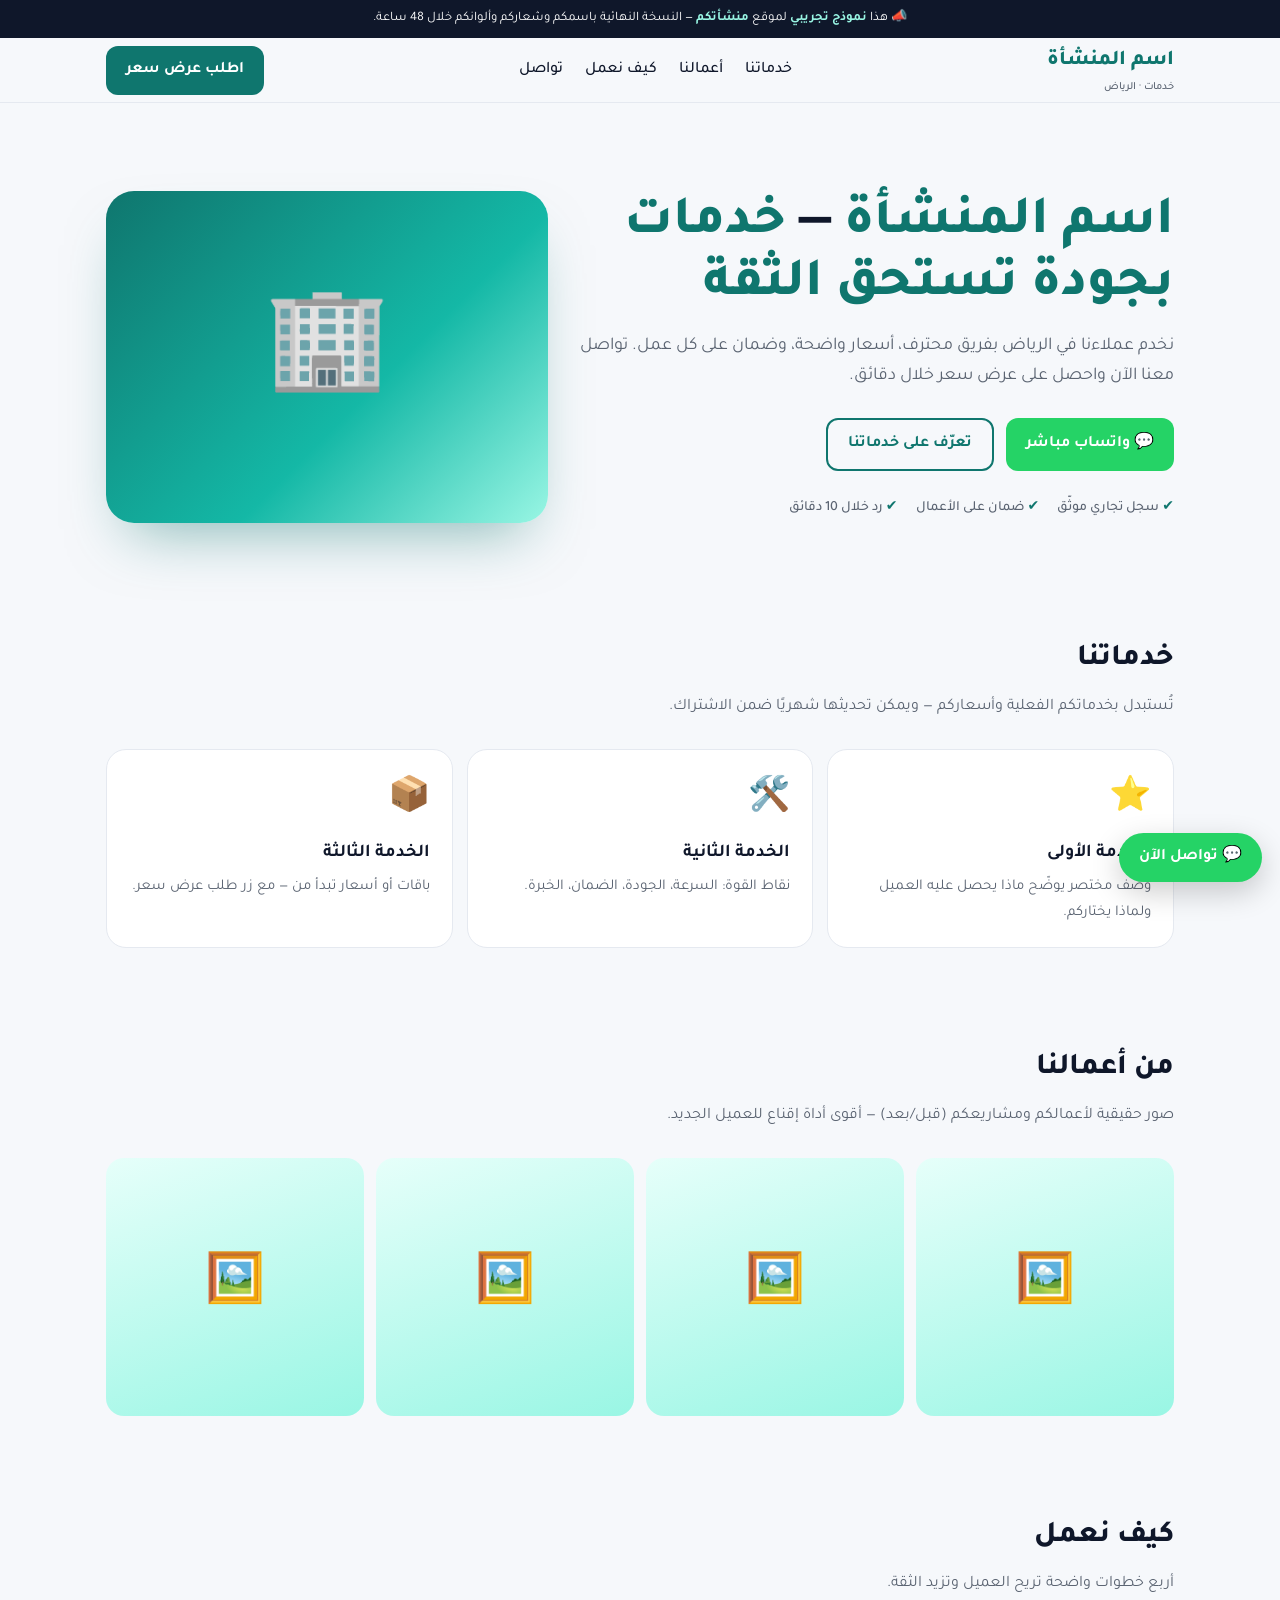
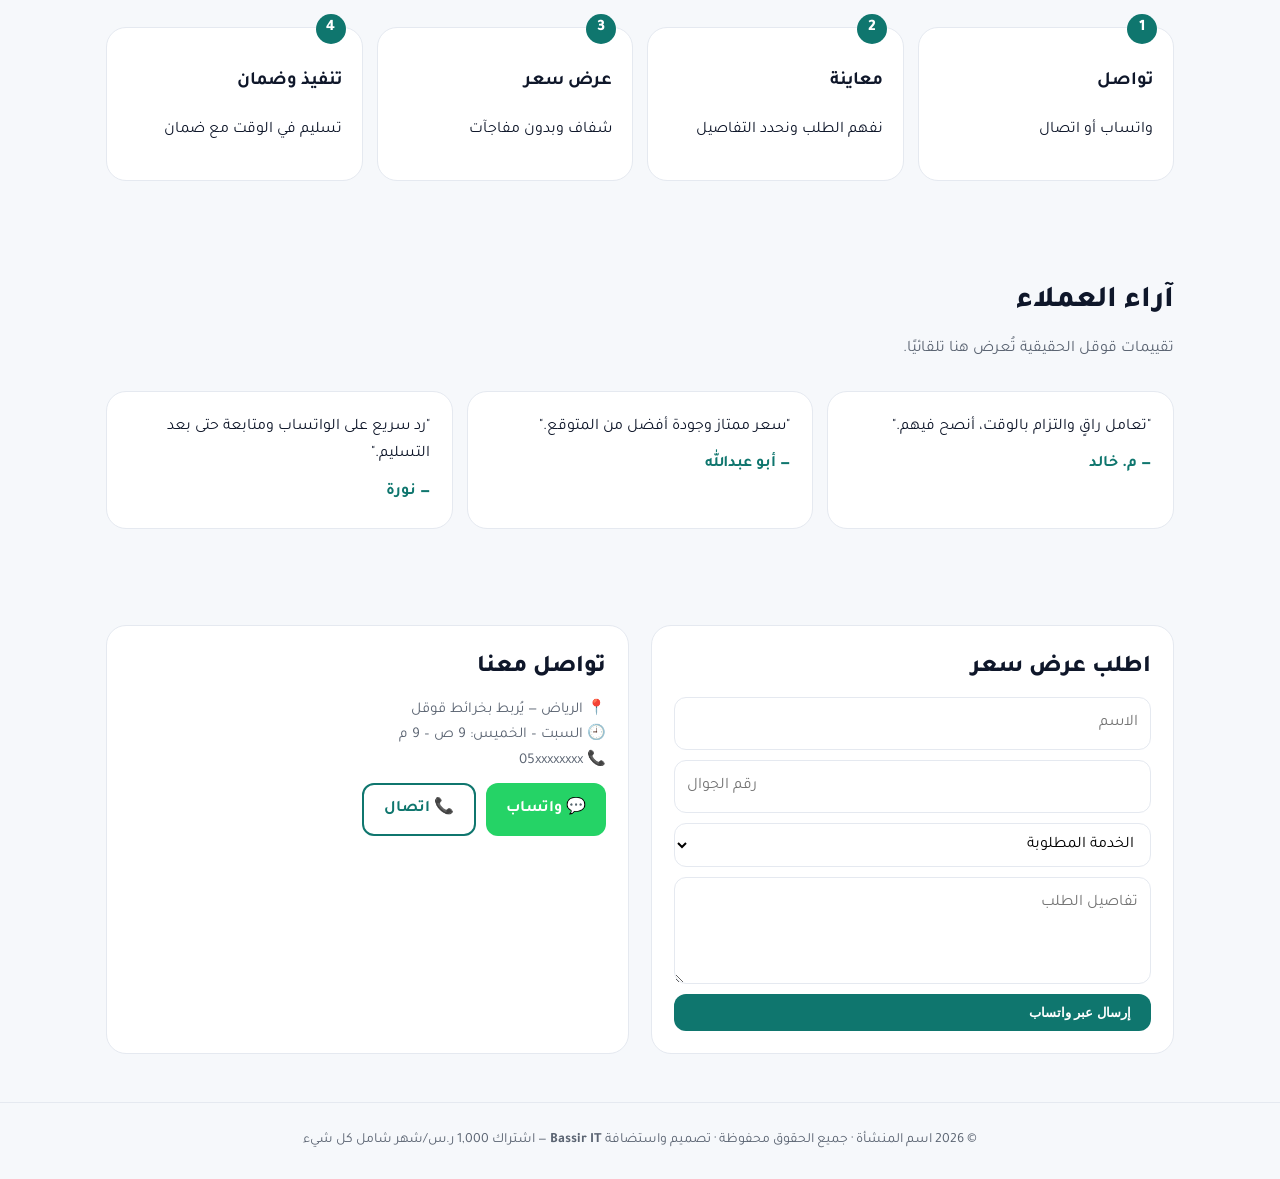
<file: app/static/demo/business.html>
<!doctype html>
<html lang="ar" dir="rtl">
<head>
<meta charset="utf-8">
<meta name="viewport" content="width=device-width,initial-scale=1">
<title>موقع منشأة — نموذج</title>
<meta name="description" content="نموذج موقع احترافي لمنشأة سعودية: الخدمات، سابقة الأعمال، حجز وتواصل عبر واتساب.">
<link rel="preconnect" href="https://fonts.googleapis.com"><link href="https://fonts.googleapis.com/css2?family=Tajawal:wght@400;500;700;800&display=swap" rel="stylesheet">
<style>
:root{--bg:#f6f8fb;--ink:#0f172a;--mut:#5b6472;--brand:#0f766e;--brand2:#14b8a6;--card:#fff;--line:#e5e9f0;--wa:#25d366}
*{box-sizing:border-box}body{margin:0;font-family:Tajawal,system-ui,sans-serif;background:var(--bg);color:var(--ink);line-height:1.7}
a{color:inherit;text-decoration:none}.wrap{max-width:1100px;margin:0 auto;padding:0 16px}
header{position:sticky;top:0;background:rgba(246,248,251,.92);backdrop-filter:blur(8px);border-bottom:1px solid var(--line);z-index:5}
nav{display:flex;align-items:center;justify-content:space-between;height:64px}
.logo{font-weight:800;font-size:21px;color:var(--brand)}.logo small{display:block;font-size:11px;color:var(--mut);font-weight:500}
nav ul{display:none;gap:22px;list-style:none;margin:0;padding:0;font-weight:500}@media(min-width:760px){nav ul{display:flex}}
.btn{display:inline-flex;align-items:center;gap:8px;padding:11px 20px;border-radius:12px;font-weight:700;border:0;cursor:pointer;transition:.2s}
.btn-brand{background:var(--brand);color:#fff}.btn-brand:hover{background:#0b5d56}.btn-wa{background:var(--wa);color:#fff}.btn-ghost{border:2px solid var(--brand);color:var(--brand)}
.hero{padding:64px 0 40px;display:grid;gap:28px;align-items:center}@media(min-width:860px){.hero{grid-template-columns:1.15fr .85fr;padding:88px 0 64px}}
.hero h1{font-size:clamp(32px,6vw,54px);line-height:1.15;margin:0 0 14px;font-weight:800}.hero h1 span{color:var(--brand)}
.hero p{font-size:18px;color:var(--mut);margin:0 0 26px}.cta{display:flex;gap:12px;flex-wrap:wrap}
.art{border-radius:28px;aspect-ratio:4/3;background:linear-gradient(135deg,#0f766e,#14b8a6 60%,#99f6e4);display:grid;place-items:center;font-size:100px;box-shadow:0 30px 60px -24px rgba(15,118,110,.5)}
.trust{display:flex;gap:18px;flex-wrap:wrap;margin-top:26px;color:var(--mut);font-size:14px;font-weight:500}.trust span::before{content:"✔ ";color:var(--brand)}
section{padding:48px 0}h2{font-size:30px;margin:0 0 8px;font-weight:800}.sub{color:var(--mut);margin:0 0 28px}
.grid{display:grid;gap:14px}@media(min-width:700px){.grid{grid-template-columns:repeat(3,1fr)}}
.card{background:var(--card);border:1px solid var(--line);border-radius:20px;padding:22px}.card .ic{font-size:34px;margin-bottom:8px}.card h3{margin:0 0 6px;font-size:18px}.card p{margin:0;color:var(--mut);font-size:15px}
.steps{display:grid;gap:14px;counter-reset:s}@media(min-width:700px){.steps{grid-template-columns:repeat(4,1fr)}}
.steps div{background:var(--card);border:1px solid var(--line);border-radius:20px;padding:20px;position:relative}.steps div::before{counter-increment:s;content:counter(s);position:absolute;top:-14px;inset-inline-start:16px;background:var(--brand);color:#fff;width:30px;height:30px;border-radius:50%;display:grid;place-items:center;font-weight:800}
.work{display:grid;grid-template-columns:repeat(2,1fr);gap:12px}@media(min-width:700px){.work{grid-template-columns:repeat(4,1fr)}}.work div{aspect-ratio:1;border-radius:18px;display:grid;place-items:center;font-size:48px;background:linear-gradient(160deg,#e6fffa,#99f6e4)}
.rev{display:grid;gap:14px}@media(min-width:760px){.rev{grid-template-columns:repeat(3,1fr)}}.rev b{display:block;margin-top:10px;color:var(--brand)}
form{display:grid;gap:10px}input,textarea,select{font:inherit;padding:12px;border:1px solid var(--line);border-radius:12px;background:#fff;width:100%}
.split{display:grid;gap:22px}@media(min-width:860px){.split{grid-template-columns:1fr 1fr}}
footer{border-top:1px solid var(--line);padding:26px 0;color:var(--mut);font-size:14px;text-align:center}
.fab{position:fixed;bottom:18px;inset-inline-start:18px;z-index:9;border-radius:999px;box-shadow:0 10px 30px rgba(0,0,0,.2)}
.ribbon{background:#0f172a;color:#fff;text-align:center;font-size:13px;padding:8px 12px}.ribbon b{color:#99f6e4}
</style>
</head>
<body>
<div class="ribbon">📣 هذا <b>نموذج تجريبي</b> لموقع <b data-name>منشأتكم</b> — النسخة النهائية باسمكم وشعاركم وألوانكم خلال 48 ساعة.</div>
<header><div class="wrap"><nav>
  <div class="logo"><span data-name>اسم المنشأة</span><small><span data-sector>خدمات</span> · <span data-city>الرياض</span></small></div>
  <ul><li><a href="#services">خدماتنا</a></li><li><a href="#work">أعمالنا</a></li><li><a href="#how">كيف نعمل</a></li><li><a href="#contact">تواصل</a></li></ul>
  <a class="btn btn-brand" data-wa href="#">اطلب عرض سعر</a>
</nav></div></header>

<main class="wrap">
  <section class="hero">
    <div>
      <h1><span data-name>اسم المنشأة</span> — <span><span data-sector>خدمات</span> بجودة تستحق الثقة</span></h1>
      <p>نخدم عملاءنا في <span data-city>الرياض</span> بفريق محترف، أسعار واضحة، وضمان على كل عمل. تواصل معنا الآن واحصل على عرض سعر خلال دقائق.</p>
      <div class="cta"><a class="btn btn-wa" data-wa href="#">💬 واتساب مباشر</a><a class="btn btn-ghost" href="#services">تعرّف على خدماتنا</a></div>
      <div class="trust"><span>سجل تجاري موثّق</span><span>ضمان على الأعمال</span><span>رد خلال 10 دقائق</span></div>
    </div>
    <div class="art">🏢</div>
  </section>

  <section id="services"><h2>خدماتنا</h2><p class="sub">تُستبدل بخدماتكم الفعلية وأسعاركم — ويمكن تحديثها شهريًا ضمن الاشتراك.</p>
    <div class="grid">
      <div class="card"><div class="ic">⭐</div><h3>الخدمة الأولى</h3><p>وصف مختصر يوضّح ماذا يحصل عليه العميل ولماذا يختاركم.</p></div>
      <div class="card"><div class="ic">🛠️</div><h3>الخدمة الثانية</h3><p>نقاط القوة: السرعة، الجودة، الضمان، الخبرة.</p></div>
      <div class="card"><div class="ic">📦</div><h3>الخدمة الثالثة</h3><p>باقات أو أسعار تبدأ من — مع زر طلب عرض سعر.</p></div>
    </div>
  </section>

  <section id="work"><h2>من أعمالنا</h2><p class="sub">صور حقيقية لأعمالكم ومشاريعكم (قبل/بعد) — أقوى أداة إقناع للعميل الجديد.</p>
    <div class="work"><div>🖼️</div><div>🖼️</div><div>🖼️</div><div>🖼️</div></div>
  </section>

  <section id="how"><h2>كيف نعمل</h2><p class="sub">أربع خطوات واضحة تريح العميل وتزيد الثقة.</p>
    <div class="steps"><div><h3>تواصل</h3><p>واتساب أو اتصال</p></div><div><h3>معاينة</h3><p>نفهم الطلب ونحدد التفاصيل</p></div><div><h3>عرض سعر</h3><p>شفاف وبدون مفاجآت</p></div><div><h3>تنفيذ وضمان</h3><p>تسليم في الوقت مع ضمان</p></div></div>
  </section>

  <section><h2>آراء العملاء</h2><p class="sub">تقييمات قوقل الحقيقية تُعرض هنا تلقائيًا.</p>
    <div class="rev"><div class="card">"تعامل راقٍ والتزام بالوقت، أنصح فيهم." <b>— م. خالد</b></div><div class="card">"سعر ممتاز وجودة أفضل من المتوقع." <b>— أبو عبدالله</b></div><div class="card">"رد سريع على الواتساب ومتابعة حتى بعد التسليم." <b>— نورة</b></div></div>
  </section>

  <section id="contact" class="split">
    <div class="card"><h2 style="font-size:24px">اطلب عرض سعر</h2>
      <form onsubmit="return sendForm(event)"><input name="name" placeholder="الاسم" required><input name="phone" placeholder="رقم الجوال" dir="ltr" required><select name="svc"><option>الخدمة المطلوبة</option><option>الخدمة الأولى</option><option>الخدمة الثانية</option><option>الخدمة الثالثة</option></select><textarea name="msg" rows="3" placeholder="تفاصيل الطلب"></textarea><button class="btn btn-brand" type="submit">إرسال عبر واتساب</button></form>
    </div>
    <div class="card"><h2 style="font-size:24px">تواصل معنا</h2>
      <p>📍 <span data-city>الرياض</span> — يُربط بخرائط قوقل</p><p>🕘 السبت – الخميس: 9 ص – 9 م</p><p>📞 <a data-tel href="#" dir="ltr">05xxxxxxxx</a></p>
      <div style="display:flex;gap:10px;flex-wrap:wrap;margin-top:10px"><a class="btn btn-wa" data-wa href="#">💬 واتساب</a><a class="btn btn-ghost" data-tel href="#">📞 اتصال</a></div>
    </div>
  </section>
</main>

<a class="btn btn-wa fab" data-wa href="#">💬 تواصل الآن</a>
<footer><div class="wrap">© <span data-year></span> <span data-name>اسم المنشأة</span> · جميع الحقوق محفوظة · تصميم واستضافة <b>Bassir IT</b> — اشتراك 1,000 ر.س/شهر شامل كل شيء</div></footer>

<script>
var P=(new URLSearchParams(location.search).get("p")||"").replace(/\D/g,""), N=new URLSearchParams(location.search).get("n")||"";
(function(){
  var q=new URLSearchParams(location.search), c=q.get("c"), s=q.get("s");
  var set=function(sel,val){if(!val)return;document.querySelectorAll(sel).forEach(function(e){e.textContent=val;});};
  set("[data-name]",N); set("[data-city]",c); set("[data-sector]",s); set("[data-year]",new Date().getFullYear());
  if(N){document.title=N+(s?" — "+s:"")+(c?" | "+c:"");}
  var wa="https://wa.me/"+P+"?text="+encodeURIComponent("السلام عليكم، أبغى أستفسر عن خدماتكم في "+(N||"منشأتكم"));
  document.querySelectorAll("[data-wa]").forEach(function(a){a.href=wa;});
  document.querySelectorAll("[data-tel]").forEach(function(a){a.href="tel:+"+P; if(P&&a.hasAttribute("dir"))a.textContent="+"+P;});
})();
function sendForm(e){e.preventDefault();var f=e.target;var t="طلب عرض سعر من الموقع\nالاسم: "+f.name.value+"\nالجوال: "+f.phone.value+"\nالخدمة: "+f.svc.value+"\n"+f.msg.value;location.href="https://wa.me/"+P+"?text="+encodeURIComponent(t);return false;}
</script>
</body>
</html>
</file>
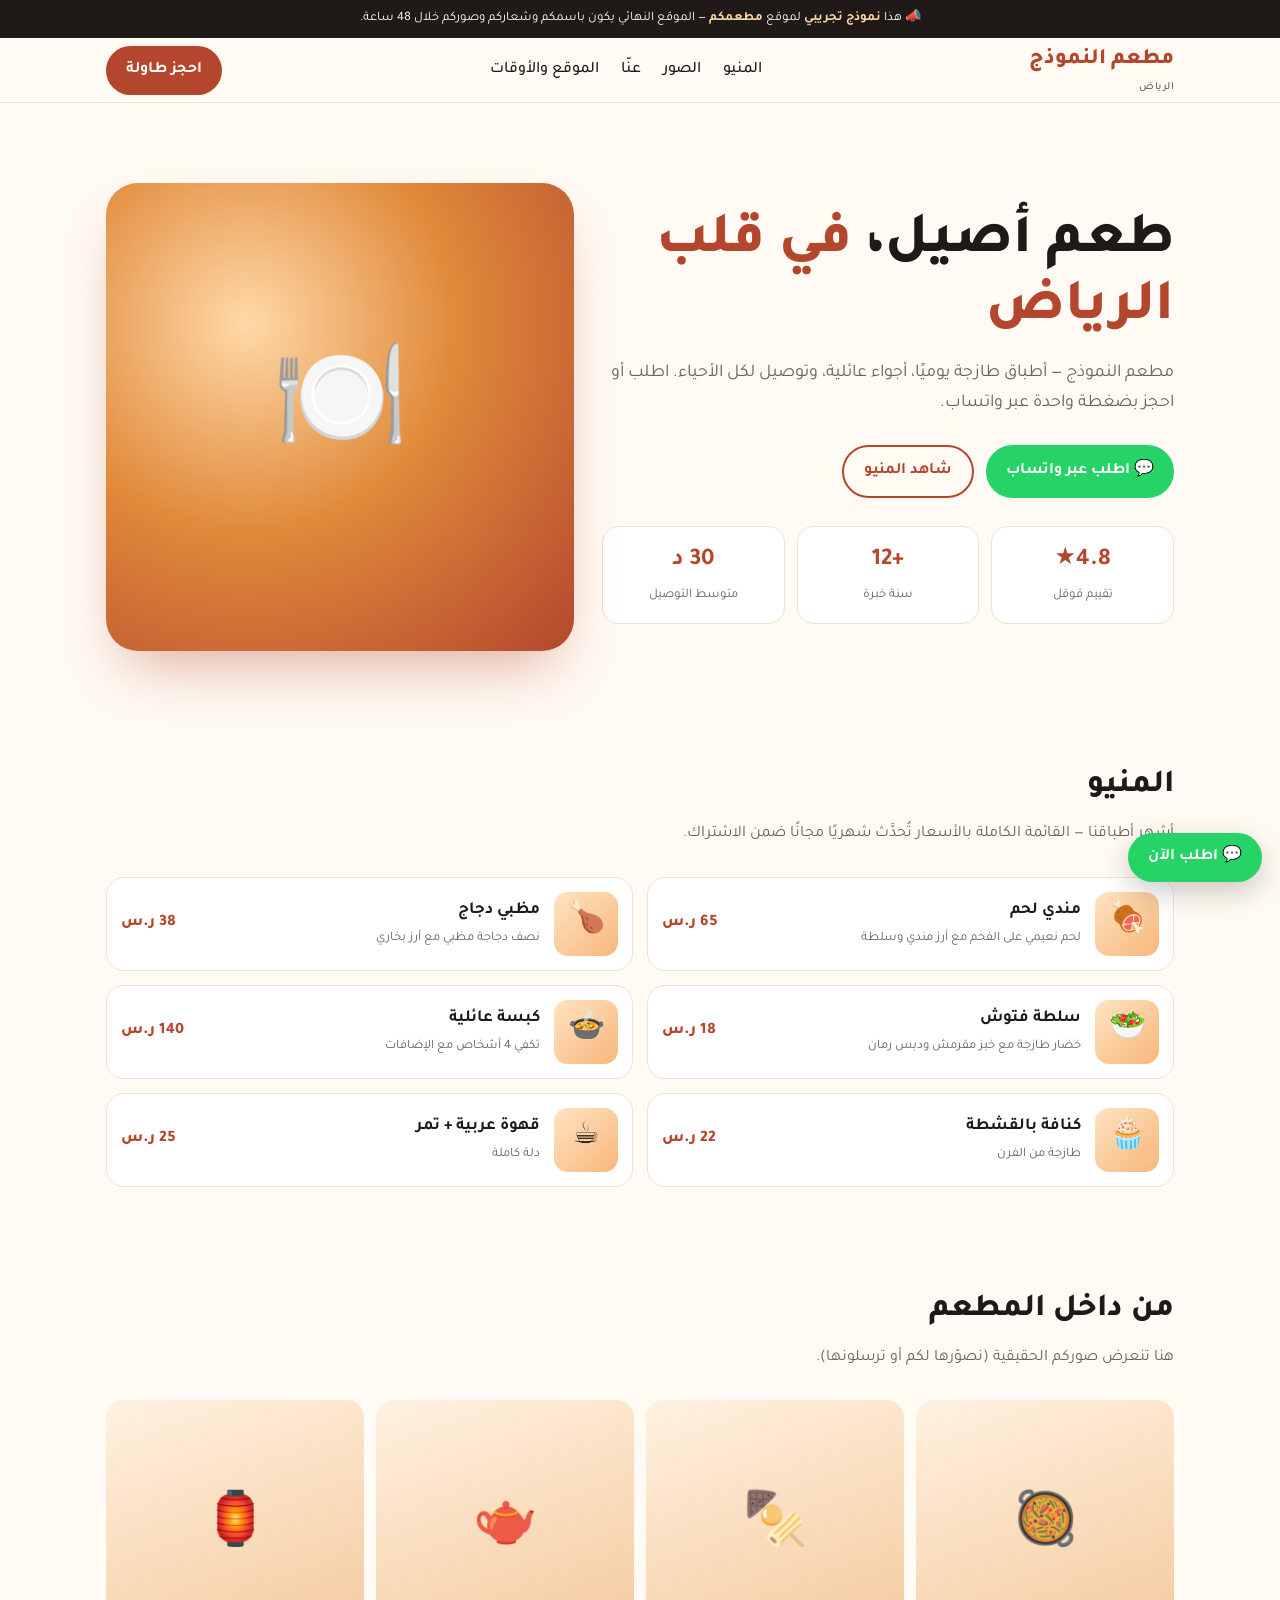
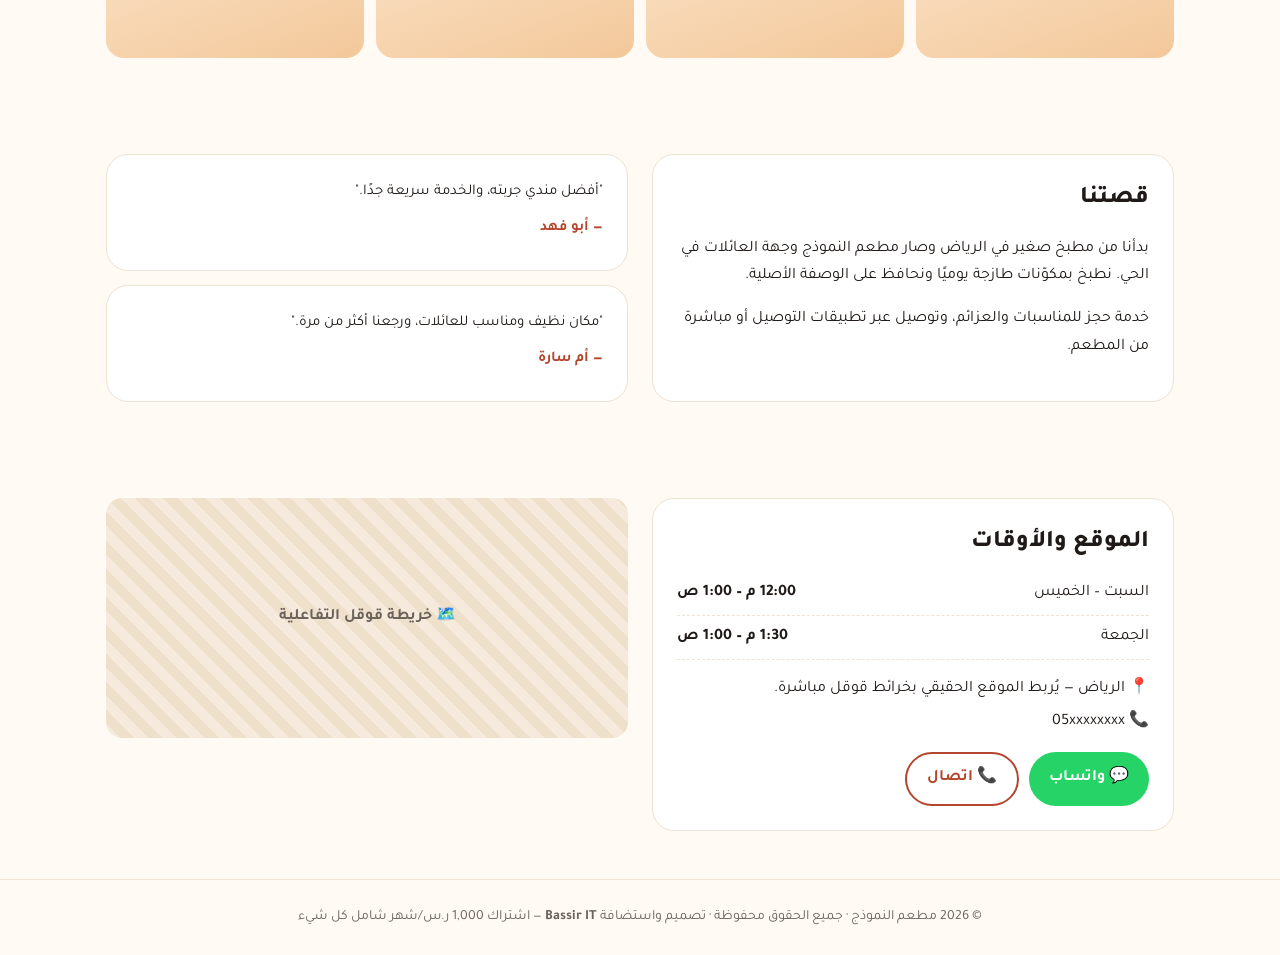
<file: app/static/demo/restaurant.html>
<!doctype html>
<html lang="ar" dir="rtl">
<head>
<meta charset="utf-8">
<meta name="viewport" content="width=device-width,initial-scale=1">
<title>مطعم — نموذج موقع</title>
<meta name="description" content="نموذج موقع مطعم احترافي: منيو، حجز واتساب، الموقع على الخريطة.">
<link rel="preconnect" href="https://fonts.googleapis.com"><link href="https://fonts.googleapis.com/css2?family=Tajawal:wght@400;500;700;800&display=swap" rel="stylesheet">
<style>
:root{--bg:#fffaf3;--ink:#1f1a17;--mut:#6b625b;--brand:#b4462e;--brand2:#e08a3a;--card:#fff;--line:#eee2d3;--wa:#25d366}
*{box-sizing:border-box}body{margin:0;font-family:Tajawal,system-ui,sans-serif;background:var(--bg);color:var(--ink);line-height:1.7}
a{color:inherit;text-decoration:none}img{max-width:100%}
.wrap{max-width:1100px;margin:0 auto;padding:0 16px}
header{position:sticky;top:0;background:rgba(255,250,243,.92);backdrop-filter:blur(8px);border-bottom:1px solid var(--line);z-index:5}
nav{display:flex;align-items:center;justify-content:space-between;height:64px}
.logo{font-weight:800;font-size:22px;color:var(--brand)}.logo small{display:block;font-size:11px;color:var(--mut);font-weight:500;letter-spacing:.5px}
nav ul{display:none;gap:22px;list-style:none;margin:0;padding:0;font-weight:500}@media(min-width:760px){nav ul{display:flex}}
.btn{display:inline-flex;align-items:center;gap:8px;padding:11px 20px;border-radius:999px;font-weight:700;border:0;cursor:pointer;transition:.2s}
.btn-brand{background:var(--brand);color:#fff}.btn-brand:hover{background:#96381f}.btn-wa{background:var(--wa);color:#fff}.btn-ghost{border:2px solid var(--brand);color:var(--brand)}
.hero{display:grid;gap:28px;padding:56px 0 40px;align-items:center}@media(min-width:860px){.hero{grid-template-columns:1.1fr .9fr;padding:80px 0 60px}}
.hero h1{font-size:clamp(34px,6vw,58px);line-height:1.15;margin:0 0 14px;font-weight:800}.hero h1 span{color:var(--brand)}
.hero p{font-size:18px;color:var(--mut);margin:0 0 26px}
.hero .cta{display:flex;gap:12px;flex-wrap:wrap}
.dish{aspect-ratio:1;border-radius:32px;background:radial-gradient(circle at 30% 30%,#ffd9a8,#e08a3a 45%,#b4462e 100%);display:grid;place-items:center;font-size:110px;box-shadow:0 30px 60px -20px rgba(180,70,46,.45)}
.stats{display:grid;grid-template-columns:repeat(3,1fr);gap:12px;margin-top:28px}.stats div{background:var(--card);border:1px solid var(--line);border-radius:16px;padding:14px;text-align:center}.stats b{display:block;font-size:24px;color:var(--brand)}.stats span{font-size:13px;color:var(--mut)}
section{padding:48px 0}h2{font-size:32px;margin:0 0 8px;font-weight:800}.sub{color:var(--mut);margin:0 0 28px}
.menu{display:grid;gap:14px}@media(min-width:700px){.menu{grid-template-columns:1fr 1fr}}
.item{display:flex;gap:14px;background:var(--card);border:1px solid var(--line);border-radius:18px;padding:14px;align-items:center}
.item .ic{width:64px;height:64px;border-radius:14px;background:linear-gradient(135deg,#ffe3c2,#f7b77a);display:grid;place-items:center;font-size:30px;flex:none}
.item h3{margin:0;font-size:17px}.item p{margin:2px 0 0;font-size:13px;color:var(--mut)}.item .pr{margin-inline-start:auto;font-weight:800;color:var(--brand);white-space:nowrap}
.gal{display:grid;grid-template-columns:repeat(2,1fr);gap:12px}@media(min-width:700px){.gal{grid-template-columns:repeat(4,1fr)}}
.gal div{aspect-ratio:1;border-radius:18px;display:grid;place-items:center;font-size:52px;background:linear-gradient(160deg,#fff1e0,#f3c89a)}
.split{display:grid;gap:24px}@media(min-width:860px){.split{grid-template-columns:1fr 1fr}}
.card{background:var(--card);border:1px solid var(--line);border-radius:22px;padding:24px}
.hours li{display:flex;justify-content:space-between;padding:8px 0;border-bottom:1px dashed var(--line)}.hours{list-style:none;padding:0;margin:0}
.map{height:240px;border-radius:16px;background:repeating-linear-gradient(45deg,#f5eadb,#f5eadb 10px,#efe0cc 10px,#efe0cc 20px);display:grid;place-items:center;color:var(--mut);font-weight:700}
.rev{display:grid;gap:14px}@media(min-width:760px){.rev{grid-template-columns:repeat(3,1fr)}}.rev .card{font-size:15px}.rev b{display:block;margin-top:10px;color:var(--brand)}
footer{border-top:1px solid var(--line);padding:26px 0;color:var(--mut);font-size:14px;text-align:center}
.fab{position:fixed;bottom:18px;inset-inline-start:18px;z-index:9;box-shadow:0 10px 30px rgba(0,0,0,.2)}
.ribbon{background:#1f1a17;color:#fff;text-align:center;font-size:13px;padding:8px 12px}.ribbon b{color:#ffd9a8}
</style>
</head>
<body>
<div class="ribbon">📣 هذا <b>نموذج تجريبي</b> لموقع <b data-name>مطعمكم</b> — الموقع النهائي يكون باسمكم وشعاركم وصوركم خلال 48 ساعة.</div>
<header><div class="wrap"><nav>
  <div class="logo"><span data-name>مطعم النموذج</span><small data-city>الرياض</small></div>
  <ul><li><a href="#menu">المنيو</a></li><li><a href="#gallery">الصور</a></li><li><a href="#about">عنّا</a></li><li><a href="#contact">الموقع والأوقات</a></li></ul>
  <a class="btn btn-brand" data-wa href="#">احجز طاولة</a>
</nav></div></header>

<main class="wrap">
  <section class="hero">
    <div>
      <h1>طعم أصيل، <span>في قلب <span data-city>الرياض</span></span></h1>
      <p><span data-name>مطعم النموذج</span> — أطباق طازجة يوميًا، أجواء عائلية، وتوصيل لكل الأحياء. اطلب أو احجز بضغطة واحدة عبر واتساب.</p>
      <div class="cta"><a class="btn btn-wa" data-wa href="#">💬 اطلب عبر واتساب</a><a class="btn btn-ghost" href="#menu">شاهد المنيو</a></div>
      <div class="stats"><div><b>4.8★</b><span>تقييم قوقل</span></div><div><b>+12</b><span>سنة خبرة</span></div><div><b>30 د</b><span>متوسط التوصيل</span></div></div>
    </div>
    <div class="dish">🍽️</div>
  </section>

  <section id="menu"><h2>المنيو</h2><p class="sub">أشهر أطباقنا — القائمة الكاملة بالأسعار تُحدَّث شهريًا مجانًا ضمن الاشتراك.</p>
    <div class="menu">
      <div class="item"><div class="ic">🍖</div><div><h3>مندي لحم</h3><p>لحم نعيمي على الفحم مع أرز مندي وسلطة</p></div><div class="pr">65 ر.س</div></div>
      <div class="item"><div class="ic">🍗</div><div><h3>مظبي دجاج</h3><p>نصف دجاجة مظبي مع أرز بخاري</p></div><div class="pr">38 ر.س</div></div>
      <div class="item"><div class="ic">🥗</div><div><h3>سلطة فتوش</h3><p>خضار طازجة مع خبز مقرمش ودبس رمان</p></div><div class="pr">18 ر.س</div></div>
      <div class="item"><div class="ic">🍲</div><div><h3>كبسة عائلية</h3><p>تكفي 4 أشخاص مع الإضافات</p></div><div class="pr">140 ر.س</div></div>
      <div class="item"><div class="ic">🧁</div><div><h3>كنافة بالقشطة</h3><p>طازجة من الفرن</p></div><div class="pr">22 ر.س</div></div>
      <div class="item"><div class="ic">☕</div><div><h3>قهوة عربية + تمر</h3><p>دلة كاملة</p></div><div class="pr">25 ر.س</div></div>
    </div>
  </section>

  <section id="gallery"><h2>من داخل المطعم</h2><p class="sub">هنا تنعرض صوركم الحقيقية (نصوّرها لكم أو ترسلونها).</p>
    <div class="gal"><div>🥘</div><div>🍢</div><div>🫖</div><div>🏮</div></div>
  </section>

  <section id="about" class="split">
    <div class="card"><h2 style="font-size:24px">قصتنا</h2><p>بدأنا من مطبخ صغير في <span data-city>الرياض</span> وصار <span data-name>مطعم النموذج</span> وجهة العائلات في الحي. نطبخ بمكوّنات طازجة يوميًا ونحافظ على الوصفة الأصلية.</p><p>خدمة حجز للمناسبات والعزائم، وتوصيل عبر تطبيقات التوصيل أو مباشرة من المطعم.</p></div>
    <div class="rev" style="grid-template-columns:1fr">
      <div class="card">"أفضل مندي جربته، والخدمة سريعة جدًا." <b>— أبو فهد</b></div>
      <div class="card">"مكان نظيف ومناسب للعائلات، ورجعنا أكثر من مرة." <b>— أم سارة</b></div>
    </div>
  </section>

  <section id="contact" class="split">
    <div class="card"><h2 style="font-size:24px">الموقع والأوقات</h2>
      <ul class="hours"><li><span>السبت – الخميس</span><b>12:00 م – 1:00 ص</b></li><li><span>الجمعة</span><b>1:30 م – 1:00 ص</b></li></ul>
      <p style="margin:16px 0 6px">📍 <span data-city>الرياض</span> — يُربط الموقع الحقيقي بخرائط قوقل مباشرة.</p>
      <p style="margin:0">📞 <a data-tel href="#" dir="ltr">05xxxxxxxx</a></p>
      <div style="margin-top:16px;display:flex;gap:10px;flex-wrap:wrap"><a class="btn btn-wa" data-wa href="#">💬 واتساب</a><a class="btn btn-ghost" data-tel href="#">📞 اتصال</a></div>
    </div>
    <div class="map">🗺️ خريطة قوقل التفاعلية</div>
  </section>
</main>

<a class="btn btn-wa fab" data-wa href="#">💬 اطلب الآن</a>
<footer><div class="wrap">© <span data-year></span> <span data-name>مطعم النموذج</span> · جميع الحقوق محفوظة · تصميم واستضافة <b>Bassir IT</b> — اشتراك 1,000 ر.س/شهر شامل كل شيء</div></footer>

<script>
(function(){
  var q=new URLSearchParams(location.search), n=q.get("n"), c=q.get("c"), p=(q.get("p")||"").replace(/\D/g,"");
  var set=function(sel,val){if(!val)return;document.querySelectorAll(sel).forEach(function(e){e.textContent=val;});};
  set("[data-name]",n); set("[data-city]",c); set("[data-year]",new Date().getFullYear());
  if(n){document.title=n+" — "+(c||"")+" | المنيو والحجز";}
  var wa="https://wa.me/"+(p||"")+"?text="+encodeURIComponent("السلام عليكم، أبغى أحجز طاولة في "+(n||"المطعم"));
  document.querySelectorAll("[data-wa]").forEach(function(a){a.href=wa;});
  document.querySelectorAll("[data-tel]").forEach(function(a){a.href="tel:+"+p; if(p&&a.hasAttribute("dir"))a.textContent="+"+p;});
})();
</script>
</body>
</html>
</file>
